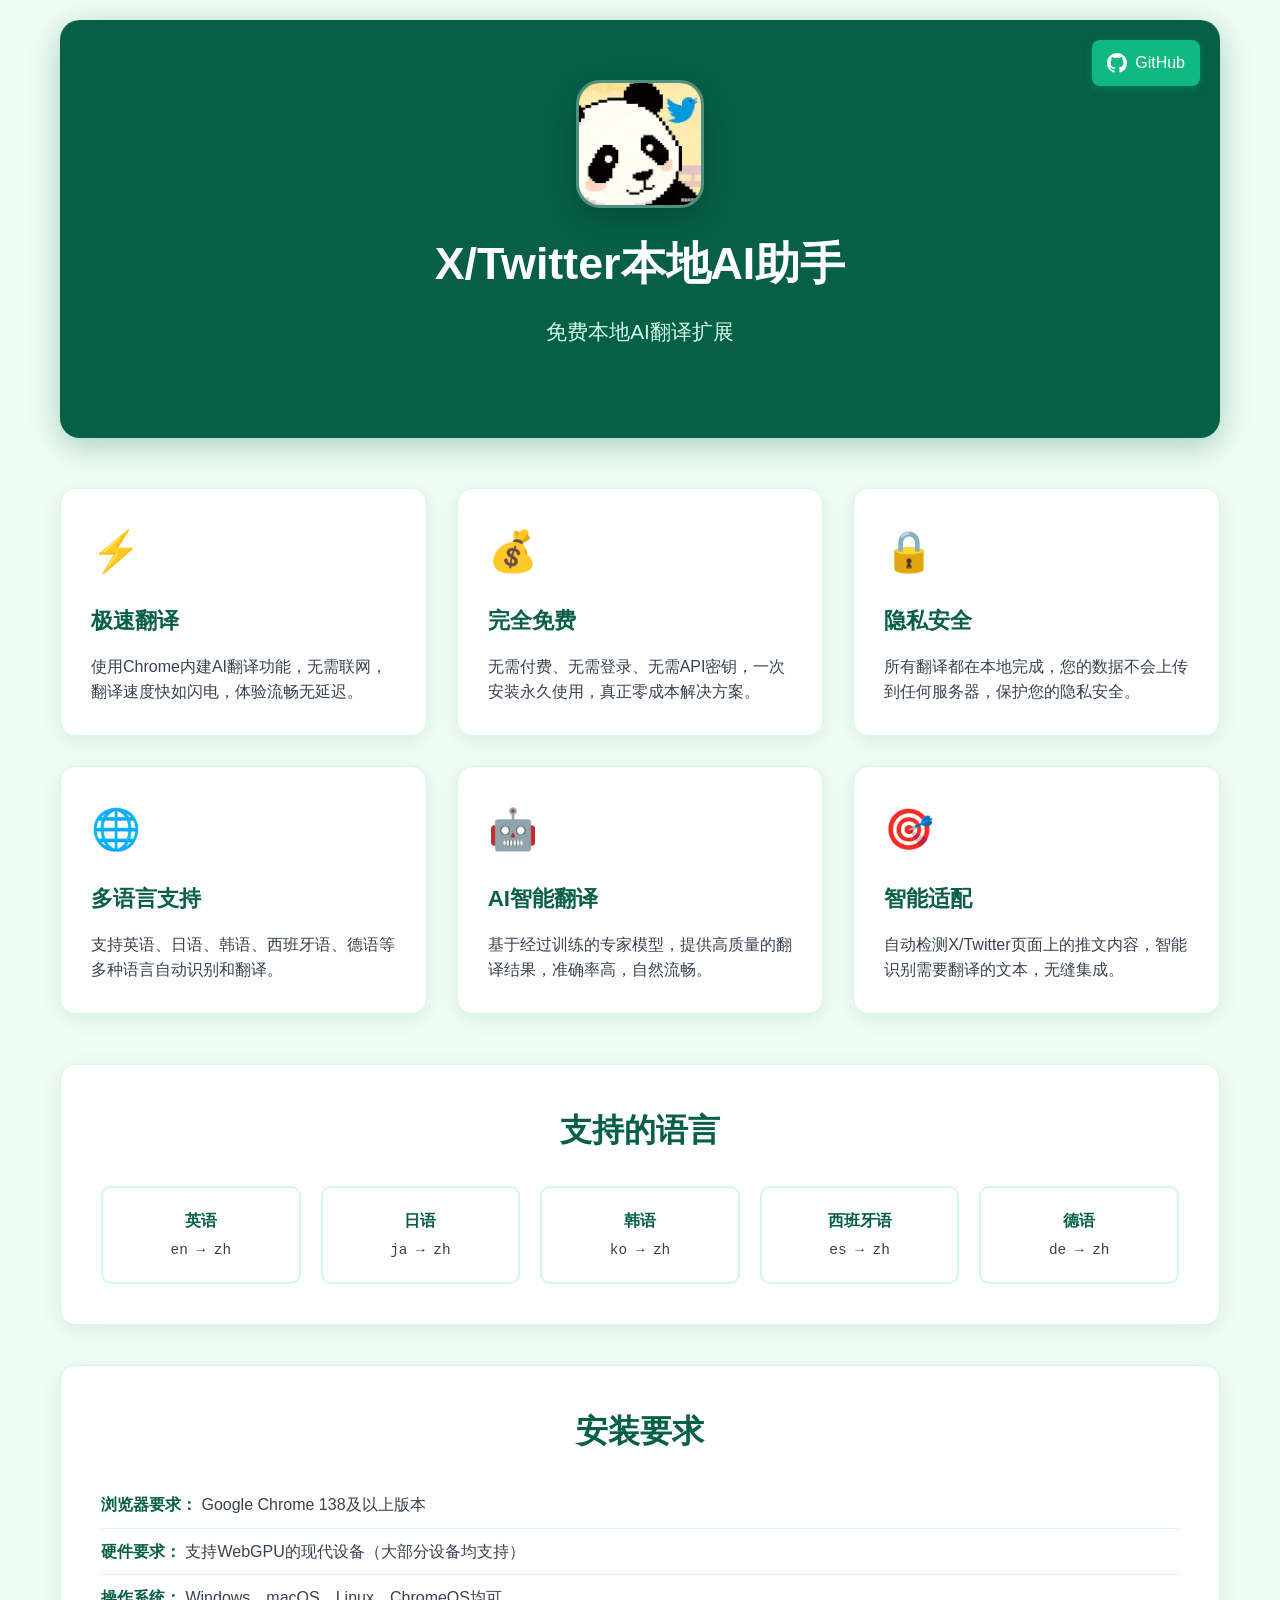
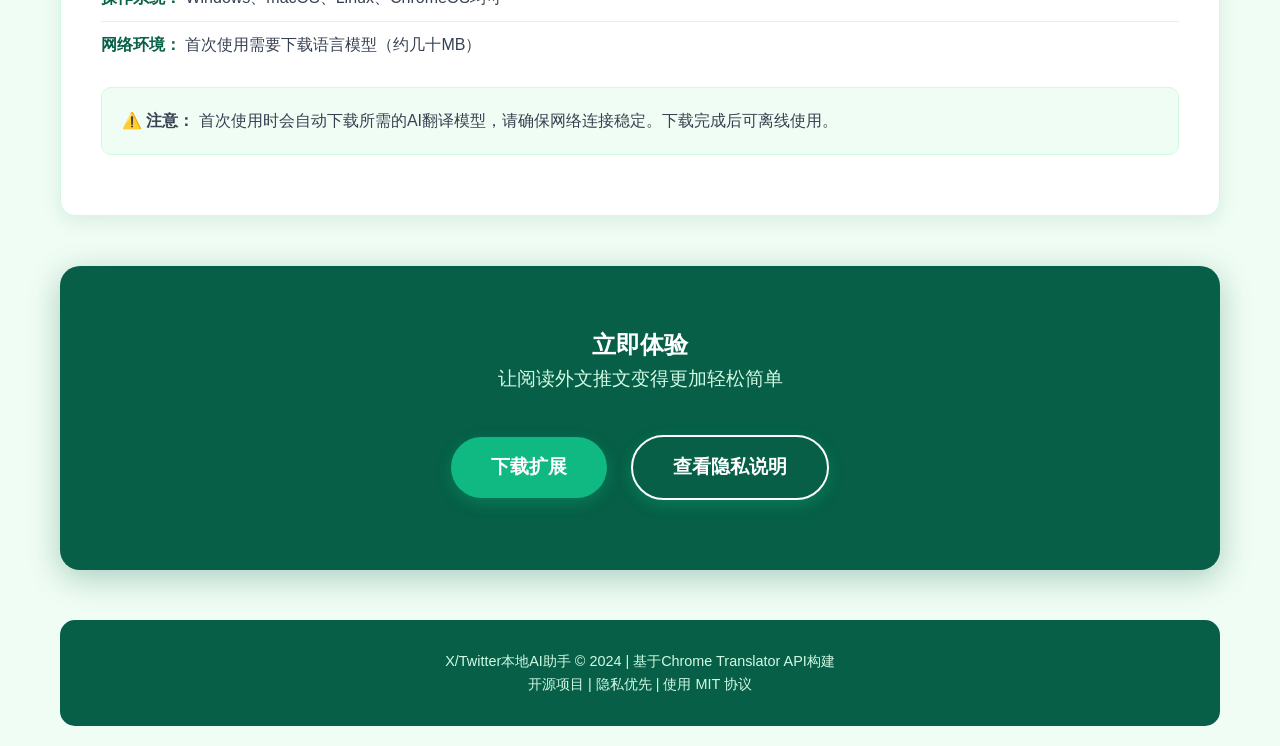
<file: docs/index.html>
<!DOCTYPE html>
<html lang="zh-CN">
<head>
    <meta charset="UTF-8">
    <meta name="viewport" content="width=device-width, initial-scale=1.0">
    <meta name="google-site-verification" content="nhoMYBzi7iTLKNph53oAfJ-Kk1kCdW8w1xnTF-BrWbE" />
    <title>X/Twitter本地AI助手 - 免费本地AI翻译扩展</title>
    <style>
        * {
            margin: 0;
            padding: 0;
            box-sizing: border-box;
        }

        body {
            font-family: -apple-system, BlinkMacSystemFont, 'Segoe UI', Roboto, Oxygen, Ubuntu, Cantarell, 'Open Sans', 'Helvetica Neue', sans-serif;
            line-height: 1.6;
            color: #374151;
            background: #F0FDF4;
            min-height: 100vh;
        }

        .container {
            max-width: 1200px;
            margin: 0 auto;
            padding: 20px;
        }

        header {
            text-align: center;
            padding: 60px 20px;
            background: #065F46;
            border-radius: 20px;
            margin-bottom: 40px;
            box-shadow: 0 8px 32px rgba(6, 95, 70, 0.3);
            position: relative;
        }

        .github-link {
            position: absolute;
            top: 20px;
            right: 20px;
            background: #10B981;
            color: white;
            padding: 10px 15px;
            border-radius: 8px;
            text-decoration: none;
            font-weight: 500;
            display: flex;
            align-items: center;
            gap: 8px;
            transition: all 0.3s ease;
            box-shadow: 0 2px 8px rgba(16, 185, 129, 0.3);
        }

        .github-link:hover {
            background: #059669;
            transform: translateY(-2px);
            box-shadow: 0 4px 12px rgba(16, 185, 129, 0.4);
        }

        .github-icon {
            width: 20px;
            height: 20px;
            fill: white;
        }

        .logo {
            width: 128px;
            height: 128px;
            margin: 0 auto 20px;
            display: block;
            border-radius: 24px;
            box-shadow: 0 10px 30px rgba(0, 0, 0, 0.2);
            border: 3px solid rgba(255, 255, 255, 0.3);
        }

        h1 {
            font-size: 2.8rem;
            color: white;
            margin-bottom: 15px;
        }

        .subtitle {
            font-size: 1.3rem;
            color: #d1fae5;
            margin-bottom: 30px;
            font-weight: 300;
        }



        .features-grid {
            display: grid;
            grid-template-columns: repeat(auto-fit, minmax(300px, 1fr));
            gap: 30px;
            margin: 50px 0;
        }

        .feature-card {
            background: white;
            padding: 30px;
            border-radius: 15px;
            box-shadow: 0 5px 20px rgba(6, 95, 70, 0.1);
            transition: transform 0.3s ease, box-shadow 0.3s ease;
            border: 1px solid #d1fae5;
        }

        .feature-card:hover {
            transform: translateY(-5px);
            box-shadow: 0 15px 40px rgba(6, 95, 70, 0.15);
        }

        .feature-icon {
            font-size: 2.5rem;
            margin-bottom: 20px;
        }

        .feature-card h3 {
            color: #065F46;
            margin-bottom: 15px;
            font-size: 1.4rem;
        }

        .feature-card p {
            color: #374151;
            font-size: 1rem;
        }

        .section {
            background: white;
            padding: 40px;
            border-radius: 15px;
            margin: 40px 0;
            box-shadow: 0 5px 20px rgba(6, 95, 70, 0.1);
            border: 1px solid #d1fae5;
        }

        .section h2 {
            color: #065F46;
            margin-bottom: 25px;
            font-size: 2rem;
            text-align: center;
        }

        .install-steps {
            counter-reset: step-counter;
            max-width: 800px;
            margin: 0 auto;
        }

        .install-step {
            counter-increment: step-counter;
            margin-bottom: 30px;
            padding-left: 60px;
            position: relative;
        }

        .install-step::before {
            content: counter(step-counter);
            position: absolute;
            left: 0;
            top: 0;
            width: 40px;
            height: 40px;
            background: #10B981;
            color: white;
            border-radius: 50%;
            display: flex;
            align-items: center;
            justify-content: center;
            font-weight: bold;
            font-size: 1.2rem;
        }

        .install-step h3 {
            color: #065F46;
            margin-bottom: 10px;
            font-size: 1.3rem;
        }

        .install-step p {
            color: #374151;
            line-height: 1.7;
        }

        .languages-grid {
            display: grid;
            grid-template-columns: repeat(auto-fit, minmax(150px, 1fr));
            gap: 20px;
            margin-top: 30px;
        }

        .language-item {
            background: white;
            padding: 20px;
            border-radius: 10px;
            text-align: center;
            border: 2px solid #d1fae5;
            transition: all 0.3s ease;
        }

        .language-item:hover {
            border-color: #10B981;
            transform: translateY(-3px);
            box-shadow: 0 5px 15px rgba(16, 185, 129, 0.2);
        }

        .language-name {
            font-weight: 600;
            color: #065F46;
            margin-bottom: 5px;
        }

        .language-code {
            color: #374151;
            font-size: 0.9rem;
            font-family: monospace;
        }

        .cta-section {
            text-align: center;
            padding: 60px 20px;
            background: #065F46;
            border-radius: 20px;
            margin: 50px 0;
            box-shadow: 0 8px 32px rgba(6, 95, 70, 0.3);
        }

        .cta-button {
            display: inline-block;
            background: #10B981;
            color: white;
            padding: 15px 40px;
            border-radius: 50px;
            text-decoration: none;
            font-weight: 600;
            font-size: 1.2rem;
            box-shadow: 0 5px 15px rgba(16, 185, 129, 0.3);
            transition: all 0.3s ease;
            margin: 10px;
            border: none;
        }

        .cta-button:hover {
            transform: translateY(-3px);
            box-shadow: 0 8px 25px rgba(16, 185, 129, 0.4);
            background: #059669;
        }

        .requirements-list {
            list-style-type: none;
            padding: 0;
        }

        .requirements-list li {
            padding: 10px 0;
            border-bottom: 1px solid #d1fae5;
        }

        .requirements-list li:last-child {
            border-bottom: none;
        }

        .requirements-list strong {
            color: #065F46;
        }

        footer {
            text-align: center;
            padding: 30px;
            color: #d1fae5;
            font-size: 0.9rem;
            background: #065F46;
            border-radius: 15px;
            margin-top: 30px;
        }

        .warning-box {
            background: #f0fdf4;
            border: 1px solid #d1fae5;
            color: #374151;
            padding: 20px;
            border-radius: 10px;
            margin: 20px 0;
        }

        @media (max-width: 768px) {
            h1 {
                font-size: 2rem;
            }
            
            .subtitle {
                font-size: 1.1rem;
            }
            
            .features-grid {
                grid-template-columns: 1fr;
            }
            
            .section {
                padding: 25px;
            }
        }
    </style>
</head>
<body>
    <div class="container">
        <header>
            <a href="https://github.com/jun4rui/XTwitterAI" class="github-link" target="_blank">
                <svg class="github-icon" viewBox="0 0 16 16" fill="currentColor">
                    <path d="M8 0C3.58 0 0 3.58 0 8c0 3.54 2.29 6.53 5.47 7.59.4.07.55-.17.55-.38 0-.19-.01-.82-.01-1.49-2.01.37-2.53-.49-2.69-.94-.09-.23-.48-.94-.82-1.13-.28-.15-.68-.52-.01-.53.63-.01 1.08.58 1.23.82.72 1.21 1.87.87 2.33.66.07-.52.28-.87.51-1.07-1.78-.2-3.64-.89-3.64-3.95 0-.87.31-1.59.82-2.15-.08-.2-.36-1.02.08-2.12 0 0 .67-.21 2.2.82.64-.18 1.32-.27 2-.27.68 0 1.36.09 2 .27 1.53-1.04 2.2-.82 2.2-.82.44 1.1.16 1.92.08 2.12.51.56.82 1.27.82 2.15 0 3.07-1.87 3.75-3.65 3.95.29.25.54.73.54 1.48 0 1.07-.01 1.93-.01 2.2 0 .21.15.46.55.38A8.013 8.013 0 0016 8c0-4.42-3.58-8-8-8z"></path>
                </svg>
                <span>GitHub</span>
            </a>
            <img src="icon128.png" alt="X/Twitter AI助手 Logo" class="logo">
            <h1>X/Twitter本地AI助手</h1>
            <p class="subtitle">免费本地AI翻译扩展</p>
        </header>

        <div class="features-grid">
            <div class="feature-card">
                <div class="feature-icon">⚡</div>
                <h3>极速翻译</h3>
                <p>使用Chrome内建AI翻译功能，无需联网，翻译速度快如闪电，体验流畅无延迟。</p>
            </div>
            
            <div class="feature-card">
                <div class="feature-icon">💰</div>
                <h3>完全免费</h3>
                <p>无需付费、无需登录、无需API密钥，一次安装永久使用，真正零成本解决方案。</p>
            </div>
            
            <div class="feature-card">
                <div class="feature-icon">🔒</div>
                <h3>隐私安全</h3>
                <p>所有翻译都在本地完成，您的数据不会上传到任何服务器，保护您的隐私安全。</p>
            </div>
            
            <div class="feature-card">
                <div class="feature-icon">🌐</div>
                <h3>多语言支持</h3>
                <p>支持英语、日语、韩语、西班牙语、德语等多种语言自动识别和翻译。</p>
            </div>
            
            <div class="feature-card">
                <div class="feature-icon">🤖</div>
                <h3>AI智能翻译</h3>
                <p>基于经过训练的专家模型，提供高质量的翻译结果，准确率高，自然流畅。</p>
            </div>
            
            <div class="feature-card">
                <div class="feature-icon">🎯</div>
                <h3>智能适配</h3>
                <p>自动检测X/Twitter页面上的推文内容，智能识别需要翻译的文本，无缝集成。</p>
            </div>
        </div>

        <div class="section">
            <h2>支持的语言</h2>
            <div class="languages-grid">
                <div class="language-item">
                    <div class="language-name">英语</div>
                    <div class="language-code">en → zh</div>
                </div>
                <div class="language-item">
                    <div class="language-name">日语</div>
                    <div class="language-code">ja → zh</div>
                </div>
                <div class="language-item">
                    <div class="language-name">韩语</div>
                    <div class="language-code">ko → zh</div>
                </div>
                <div class="language-item">
                    <div class="language-name">西班牙语</div>
                    <div class="language-code">es → zh</div>
                </div>
                <div class="language-item">
                    <div class="language-name">德语</div>
                    <div class="language-code">de → zh</div>
                </div>
            </div>
        </div>

        <div class="section">
            <h2>安装要求</h2>
            <ul class="requirements-list">
                <li><strong>浏览器要求：</strong> Google Chrome 138及以上版本</li>
                <li><strong>硬件要求：</strong> 支持WebGPU的现代设备（大部分设备均支持）</li>
                <li><strong>操作系统：</strong> Windows、macOS、Linux、ChromeOS均可</li>
                <li><strong>网络环境：</strong> 首次使用需要下载语言模型（约几十MB）</li>
            </ul>
            
            <div class="warning-box">
                ⚠️ <strong>注意：</strong> 首次使用时会自动下载所需的AI翻译模型，请确保网络连接稳定。下载完成后可离线使用。
            </div>
        </div>

        <div class="cta-section">
            <h2 style="color: #FFF;">立即体验</h2>
            <p style="color: #d1fae5; margin-bottom: 30px; font-size: 1.2rem;">
                让阅读外文推文变得更加轻松简单
            </p>
            <a href="https://chromewebstore.google.com/detail/lecmjjkkoaffamjemghmjoidbkkkcnom?utm_source=item-share-cb" class="cta-button">下载扩展</a>
            <a href="xtweettranslator.html" class="cta-button" style="background: transparent; border: 2px solid white; color: white;">
                查看隐私说明
            </a>
        </div>

        <footer>
            <p>X/Twitter本地AI助手 © 2024 | 基于Chrome Translator API构建</p>
            <p>开源项目 | 隐私优先 | 使用 MIT 协议</p>
        </footer>
    </div>
</body>
</html>
</file>
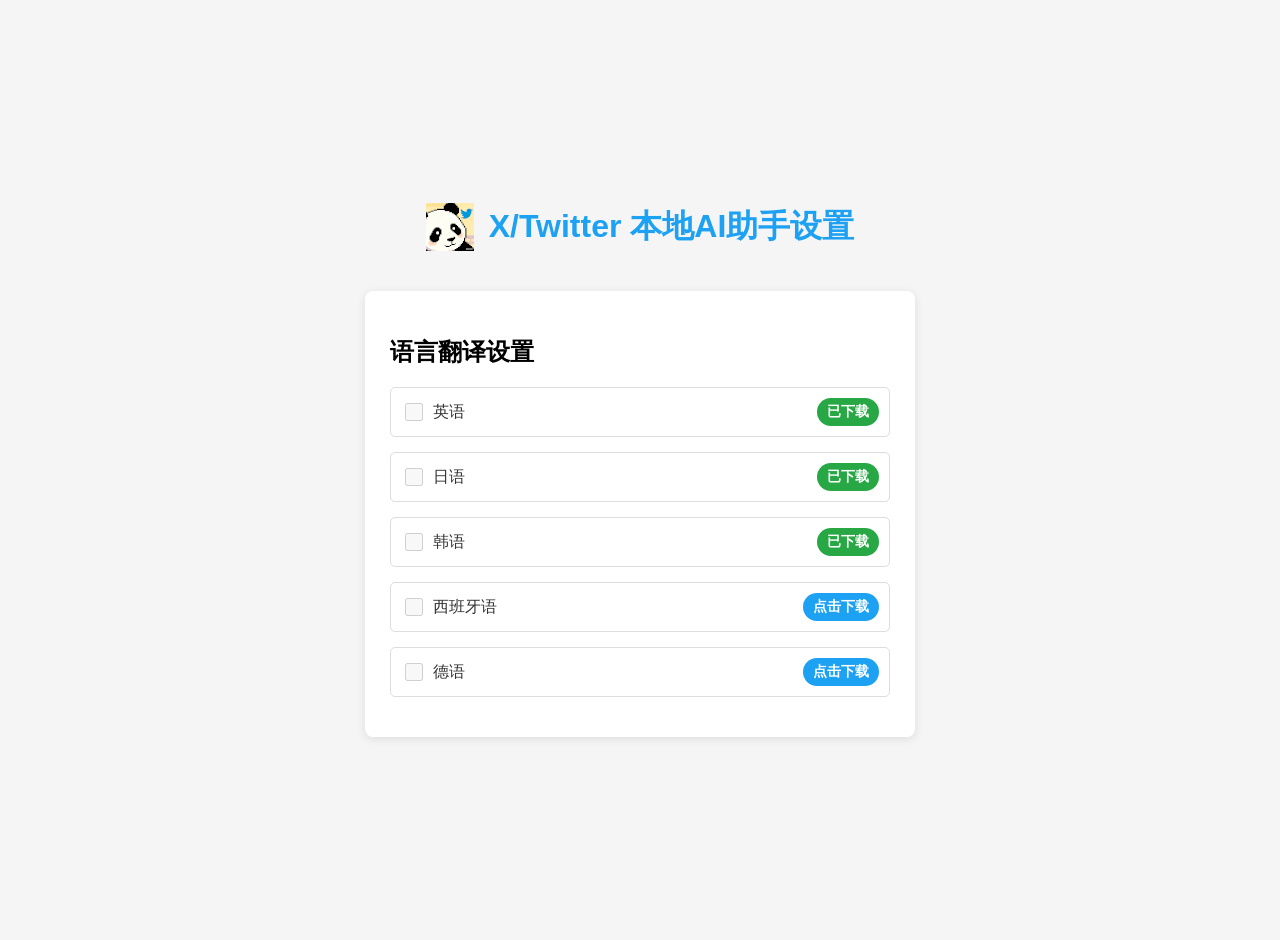
<file: hide_options.html>
<!DOCTYPE html>
<html lang="zh-CN">
<head>
    <meta charset="UTF-8">
    <meta name="viewport" content="width=device-width, initial-scale=1.0">
    <title>X/Twitter 本地AI助手设置</title>
    <style>
        body {
            display: flex;
            flex-direction: column;
            align-items: center;
            justify-content: center;
            min-height: 100vh;
            margin: 0;
            background-color: #f5f5f5;
            font-family: Arial, sans-serif;
            padding: 20px;
        }
        
        .header {
            display: flex;
            align-items: center;
            justify-content: center;
            gap: 15px;
            margin-bottom: 20px;
        }
        
        .icon {
            width: 48px;
            height: 48px;
        }
        
        h1 {
            color: #1da1f2;
            margin: 0;
            text-align: center;
        }
        
        .settings-container {
            background-color: white;
            padding: 25px;
            border-radius: 8px;
            box-shadow: 0 2px 10px rgba(0,0,0,0.1);
            width: 100%;
            max-width: 500px;
            margin-top: 20px;
        }
        
        .language-option {
            display: flex;
            align-items: center;
            justify-content: space-between;
            margin: 15px 0;
            padding: 10px;
            border: 1px solid #ddd;
            border-radius: 5px;
        }
        
        .language-info {
            display: flex;
            align-items: center;
            flex: 1;
        }
        
        .language-info input {
            margin-right: 10px;
            width: 18px;
            height: 18px;
        }
        
        .language-info label {
            font-size: 16px;
            color: #333;
            margin: 0;
        }
        
        .status-indicator {
            padding: 5px 10px;
            border-radius: 15px;
            font-size: 14px;
            font-weight: bold;
        }
        
        .status-available {
            background-color: #d4edda;
            color: #155724;
        }
        
        .status-downloaded {
            background-color: #28a745;
            color: white;
        }
        
        .status-unavailable {
            background-color: #f8d7da;
            color: #721c24;
        }
        
        .download-btn {
            background-color: #1da1f2;
            color: white;
            border: none;
            padding: 5px 10px;
            border-radius: 15px;
            cursor: pointer;
            font-size: 14px;
            font-weight: bold;
        }
        
        .download-btn:hover {
            background-color: #0d8bd9;
        }
        
        .download-btn.downloading {
            background-color: #6c757d;
        }
    </style>
</head>
<body>
    <div class="header">
        <img src="icon48.png" alt="Icon" class="icon">
        <h1>X/Twitter 本地AI助手设置</h1>
    </div>
    
    <div class="settings-container">
        <h2>语言翻译设置</h2>
        <div class="language-option">
            <div class="language-info">
                <input type="checkbox" id="english" disabled>
                <label for="english">英语</label>
            </div>
            <span class="status-indicator status-downloaded">已下载</span>
        </div>
        <div class="language-option">
            <div class="language-info">
                <input type="checkbox" id="japanese" disabled>
                <label for="japanese">日语</label>
            </div>
            <span class="status-indicator status-downloaded">已下载</span>
        </div>
        <div class="language-option">
            <div class="language-info">
                <input type="checkbox" id="korean" disabled>
                <label for="korean">韩语</label>
            </div>
            <span class="status-indicator status-downloaded">已下载</span>
        </div>
        <div class="language-option">
            <div class="language-info">
                <input type="checkbox" id="spanish" disabled>
                <label for="spanish">西班牙语</label>
            </div>
            <button class="download-btn" onclick="downloadTranslationModel(this, 'es')">点击下载</button>
        </div>
        <div class="language-option">
            <div class="language-info">
                <input type="checkbox" id="german" disabled>
                <label for="german">德语</label>
            </div>
            <button class="download-btn" onclick="downloadTranslationModel(this, 'de')">点击下载</button>
        </div>
    </div>
    
    <script>
function downloadTranslationModel(button, languageCode) {
    console.log(`开始下载 ${languageCode} 翻译模型`);

    // 更改按钮文本为"下载中..."
    button.textContent = '下载中...';
    button.classList.add('downloading');
    button.disabled = true;

    // 模拟下载过程
    setTimeout(() => {
        // 创建一个新的状态指示器元素
        const statusIndicator = document.createElement('span');
        statusIndicator.className = 'status-indicator status-downloaded';
        statusIndicator.textContent = '已下载';

        // 替换按钮为状态指示器
        button.parentElement.replaceChild(statusIndicator, button);

        // 找到对应的复选框并启用它
        const languageOption = statusIndicator.closest('.language-option');
        const checkbox = languageOption.querySelector('input[type="checkbox"]');
        checkbox.disabled = false;

        console.log(`${languageCode} 翻译模型下载完成！`);
    }, 3000); // 3秒后完成下载
}
    </script>
</body>
</html>
</file>
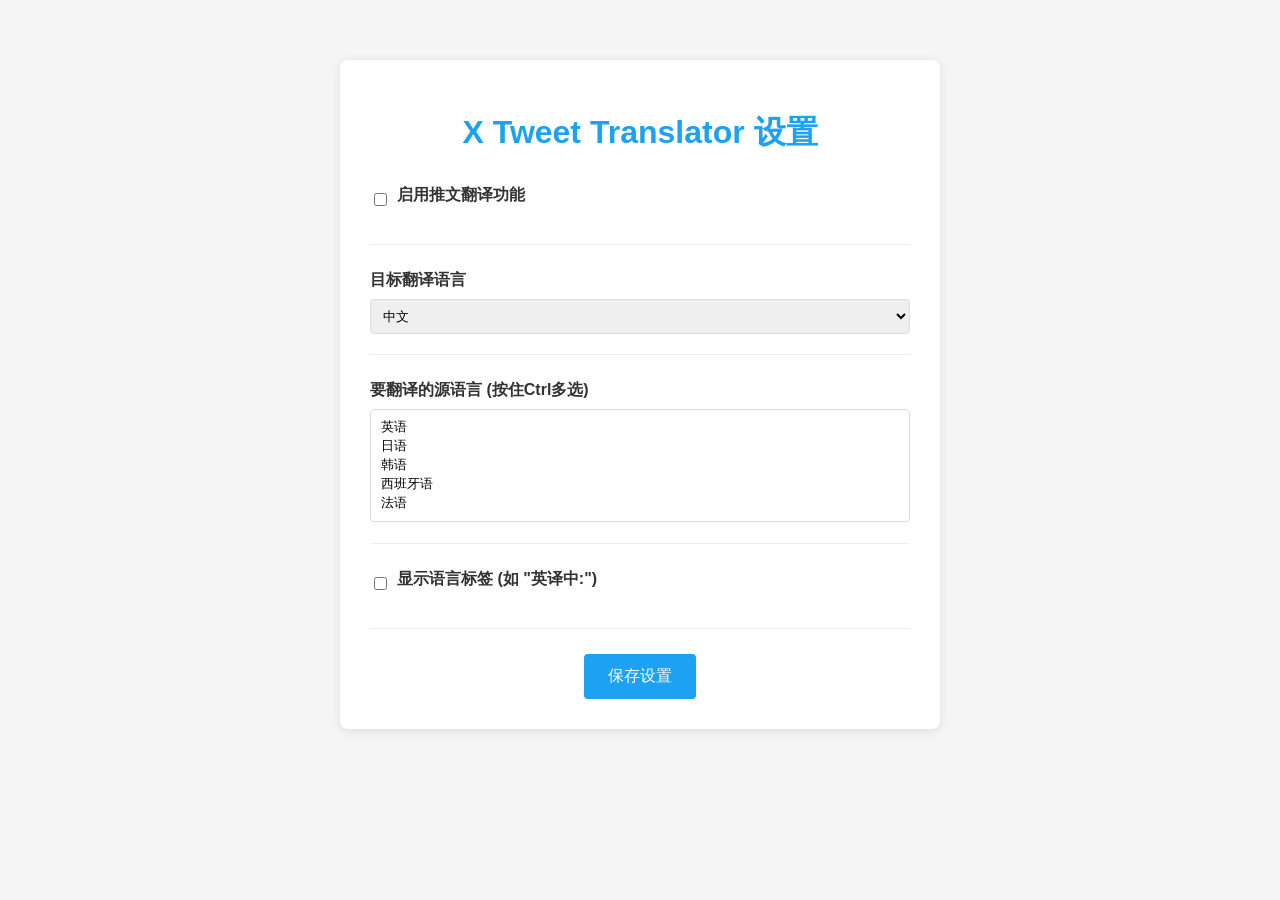
<file: options.html>
<!DOCTYPE html>
<html>
<head>
    <meta charset="utf-8">
    <title>X Tweet Translator Options</title>
    <style>
        body {
            font-family: Arial, sans-serif;
            max-width: 600px;
            margin: 40px auto;
            padding: 20px;
            background-color: #f5f5f5;
        }
        
        .container {
            background: white;
            padding: 30px;
            border-radius: 8px;
            box-shadow: 0 2px 10px rgba(0,0,0,0.1);
        }
        
        h1 {
            color: #1da1f2;
            text-align: center;
            margin-bottom: 30px;
        }
        
        .option-group {
            margin-bottom: 25px;
            padding-bottom: 20px;
            border-bottom: 1px solid #eee;
        }
        
        .option-group:last-child {
            border-bottom: none;
            margin-bottom: 0;
            padding-bottom: 0;
        }
        
        label {
            display: block;
            margin-bottom: 8px;
            font-weight: bold;
            color: #333;
        }
        
        input[type="checkbox"] {
            margin-right: 10px;
        }
        
        input[type="text"], select {
            width: 100%;
            padding: 8px;
            border: 1px solid #ddd;
            border-radius: 4px;
            box-sizing: border-box;
        }
        
        .checkbox-option {
            display: flex;
            align-items: center;
            margin-bottom: 10px;
        }
        
        button {
            background-color: #1da1f2;
            color: white;
            border: none;
            padding: 12px 24px;
            border-radius: 4px;
            cursor: pointer;
            font-size: 16px;
            display: block;
            margin: 20px auto 0;
        }
        
        button:hover {
            background-color: #0d8bd9;
        }
        
        .status {
            text-align: center;
            margin-top: 15px;
            padding: 10px;
            border-radius: 4px;
            display: none;
        }
        
        .success {
            background-color: #d4edda;
            color: #155724;
            display: block;
        }
        
        .error {
            background-color: #f8d7da;
            color: #721c24;
            display: block;
        }
    </style>
</head>
<body>
    <div class="container">
        <h1>X Tweet Translator 设置</h1>
        
        <div class="option-group">
            <div class="checkbox-option">
                <input type="checkbox" id="enableTranslation">
                <label for="enableTranslation">启用推文翻译功能</label>
            </div>
        </div>
        
        <div class="option-group">
            <label for="targetLanguage">目标翻译语言</label>
            <select id="targetLanguage">
                <option value="zh">中文</option>
                <option value="ja">日语</option>
                <option value="ko">韩语</option>
                <option value="es">西班牙语</option>
                <option value="fr">法语</option>
                <option value="de">德语</option>
                <option value="ru">俄语</option>
            </select>
        </div>
        
        <div class="option-group">
            <label for="sourceLanguages">要翻译的源语言 (按住Ctrl多选)</label>
            <select id="sourceLanguages" multiple size="5">
                <option value="en">英语</option>
                <option value="ja">日语</option>
                <option value="ko">韩语</option>
                <option value="es">西班牙语</option>
                <option value="fr">法语</option>
            </select>
        </div>
        
        <div class="option-group">
            <div class="checkbox-option">
                <input type="checkbox" id="showLanguageTag">
                <label for="showLanguageTag">显示语言标签 (如 "英译中:")</label>
            </div>
        </div>
        
        <button id="saveBtn">保存设置</button>
        
        <div id="status" class="status">设置已保存!</div>
    </div>

    <script src="options.js"></script>
</body>
</html>
</file>
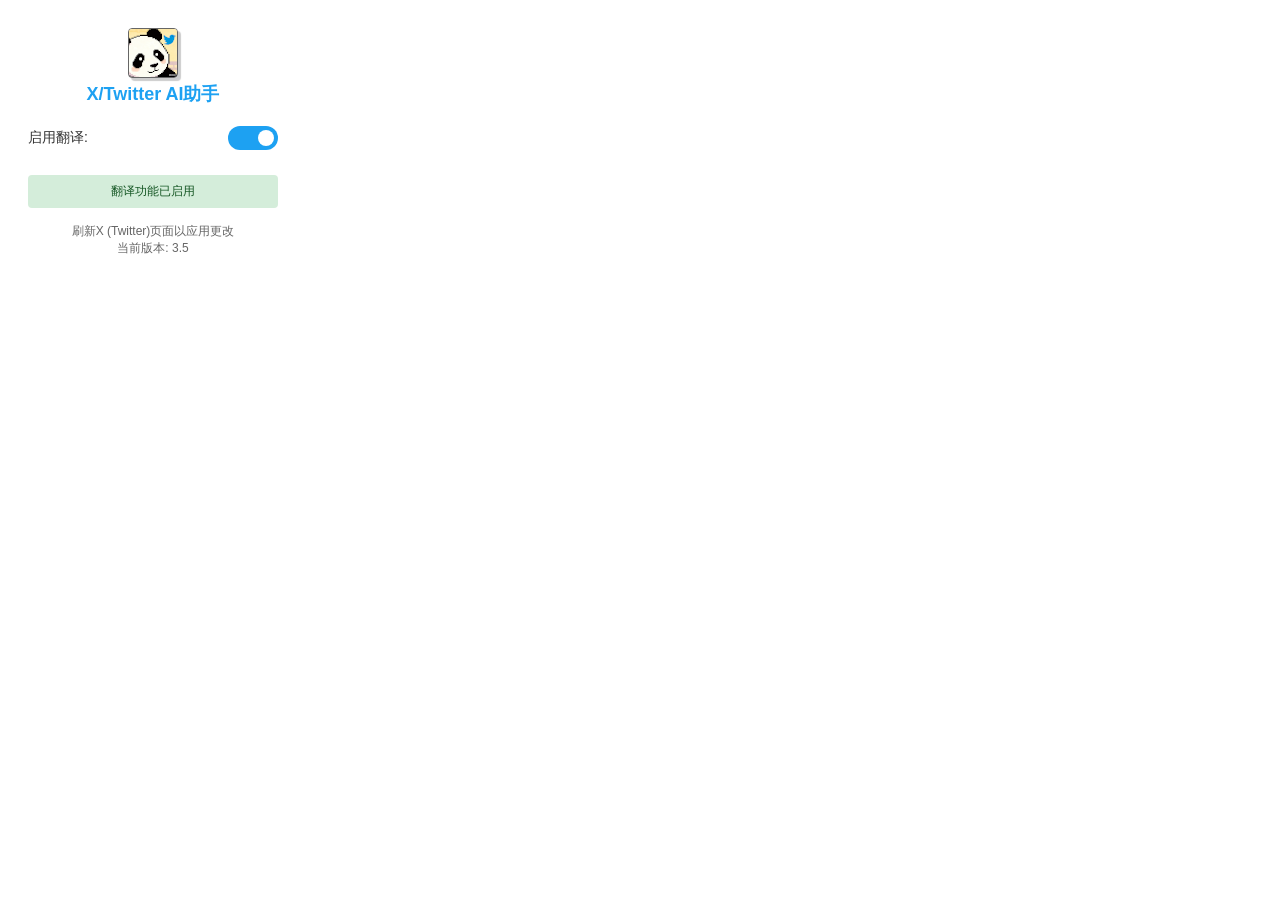
<file: popup.html>
<!DOCTYPE html>
<html lang="zh-CN">
<head>
    <meta charset="utf-8">
    <title>X/Twitter AI助手</title>
    <style>
        body {
            width: 250px;
            padding: 20px;
            font-family: Arial, sans-serif;
        }

        .header {
            text-align: center;
            margin-bottom: 20px;
        }

        .header h1 {
            font-size: 18px;
            margin: 0;
            color: #1da1f2;
        }

        .controls {
            display: flex;
            flex-direction: column;
            gap: 15px;
        }

        .control-group {
            display: flex;
            justify-content: space-between;
            align-items: center;
        }

        label {
            font-size: 14px;
            color: #333;
        }

        .switch {
            position: relative;
            display: inline-block;
            width: 50px;
            height: 24px;
        }

        .switch input {
            opacity: 0;
            width: 0;
            height: 0;
        }

        .slider {
            position: absolute;
            cursor: pointer;
            top: 0;
            left: 0;
            right: 0;
            bottom: 0;
            background-color: #ccc;
            transition: .4s;
            border-radius: 24px;
        }

        .slider:before {
            position: absolute;
            content: "";
            height: 16px;
            width: 16px;
            left: 4px;
            bottom: 4px;
            background-color: white;
            transition: .4s;
            border-radius: 50%;
        }

        input:checked + .slider {
            background-color: #1da1f2;
        }

        input:checked + .slider:before {
            transform: translateX(26px);
        }

        .status {
            text-align: center;
            padding: 8px;
            margin-top: 10px;
            border-radius: 4px;
            font-size: 12px;
        }

        .enabled {
            background-color: #d4edda;
            color: #155724;
        }

        .disabled {
            background-color: #f8d7da;
            color: #721c24;
        }

        .info {
            font-size: 12px;
            color: #666;
            text-align: center;
            margin-top: 15px;
            line-height: 1.4;
        }
    </style>
</head>
<body>
<div class="header">
    <img src="icon48.png" alt="" style="border: #666666 solid 1px;  border-radius:4px;box-shadow: #00000033 3px 3px 1px 0;"/>
    <h1>
        X/Twitter AI助手
    </h1>
</div>

<div class="controls">
    <div class="control-group">
        <label for="translationToggle">启用翻译:</label>
        <label class="switch">
            <input type="checkbox" id="translationToggle" checked>
            <span class="slider"></span>
        </label>
    </div>

    <div id="status" class="status enabled">翻译功能已启用</div>

</div>

<div class="info">
    刷新X (Twitter)页面以应用更改<br>
    当前版本: 3.5
</div>

<script src="popup.js"></script>
</body>
</html>
</file>
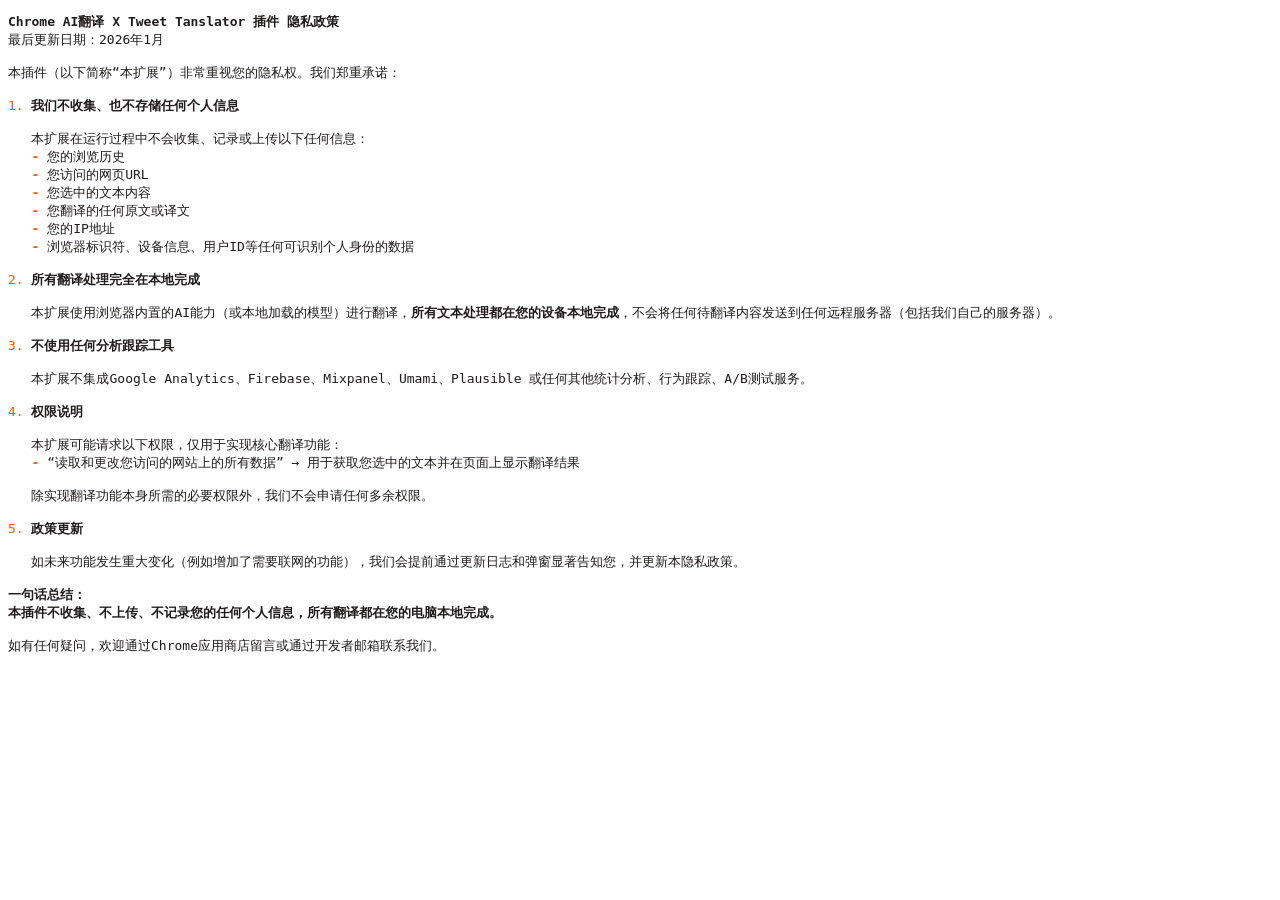
<file: xtweettranslator.html>
<?xml version="1.0" encoding="UTF-8"?>
<!DOCTYPE html PUBLIC "-//W3C//DTD XHTML 1.0 Strict//EN" "DTD/xhtml1-strict.dtd">
<html xmlns="http://www.w3.org/1999/xhtml" lang="zh_CN">
<head>
    <meta http-equiv="Content-Type" content="text/html; charset=UTF-8" />
    <meta name="Generator" content="Kate, the KDE Advanced Text Editor" />
    <meta http-equiv="Content-Language" content="zh-CN" />
    <title>XTweetTranslator.md</title>
</head>
<!-- Highlighting: "Markdown" -->
<body>
<pre style='color:#1f1c1b;background-color:#ffffff;'>
<b>Chrome AI翻译 X Tweet Tanslator 插件 隐私政策</b><span style='color:#999999;'>  </span>
最后更新日期：2026年1月

本插件（以下简称“本扩展”）非常重视您的隐私权。我们郑重承诺：

<span style='color:#ff5500;'>1. </span><b>我们不收集、也不存储任何个人信息</b>

   本扩展在运行过程中不会收集、记录或上传以下任何信息：
<b><span style='color:#ff5500;'>   - </span></b>您的浏览历史
<b><span style='color:#ff5500;'>   - </span></b>您访问的网页URL
<b><span style='color:#ff5500;'>   - </span></b>您选中的文本内容
<b><span style='color:#ff5500;'>   - </span></b>您翻译的任何原文或译文
<b><span style='color:#ff5500;'>   - </span></b>您的IP地址
<b><span style='color:#ff5500;'>   - </span></b>浏览器标识符、设备信息、用户ID等任何可识别个人身份的数据

<span style='color:#ff5500;'>2. </span><b>所有翻译处理完全在本地完成</b>

   本扩展使用浏览器内置的AI能力（或本地加载的模型）进行翻译，<b>所有文本处理都在您的设备本地完成</b>，不会将任何待翻译内容发送到任何远程服务器（包括我们自己的服务器）。

<span style='color:#ff5500;'>3. </span><b>不使用任何分析跟踪工具</b>

   本扩展不集成Google Analytics、Firebase、Mixpanel、Umami、Plausible 或任何其他统计分析、行为跟踪、A/B测试服务。

<span style='color:#ff5500;'>4. </span><b>权限说明</b>

   本扩展可能请求以下权限，仅用于实现核心翻译功能：
<b><span style='color:#ff5500;'>   - </span></b>“读取和更改您访问的网站上的所有数据” → 用于获取您选中的文本并在页面上显示翻译结果

   除实现翻译功能本身所需的必要权限外，我们不会申请任何多余权限。

<span style='color:#ff5500;'>5. </span><b>政策更新</b>

   如未来功能发生重大变化（例如增加了需要联网的功能），我们会提前通过更新日志和弹窗显著告知您，并更新本隐私政策。

<b>一句话总结：</b><span style='color:#999999;'>  </span>
<b>本插件不收集、不上传、不记录您的任何个人信息，所有翻译都在您的电脑本地完成。</b>

如有任何疑问，欢迎通过Chrome应用商店留言或通过开发者邮箱联系我们。
</pre>
</body>
</html>
</file>
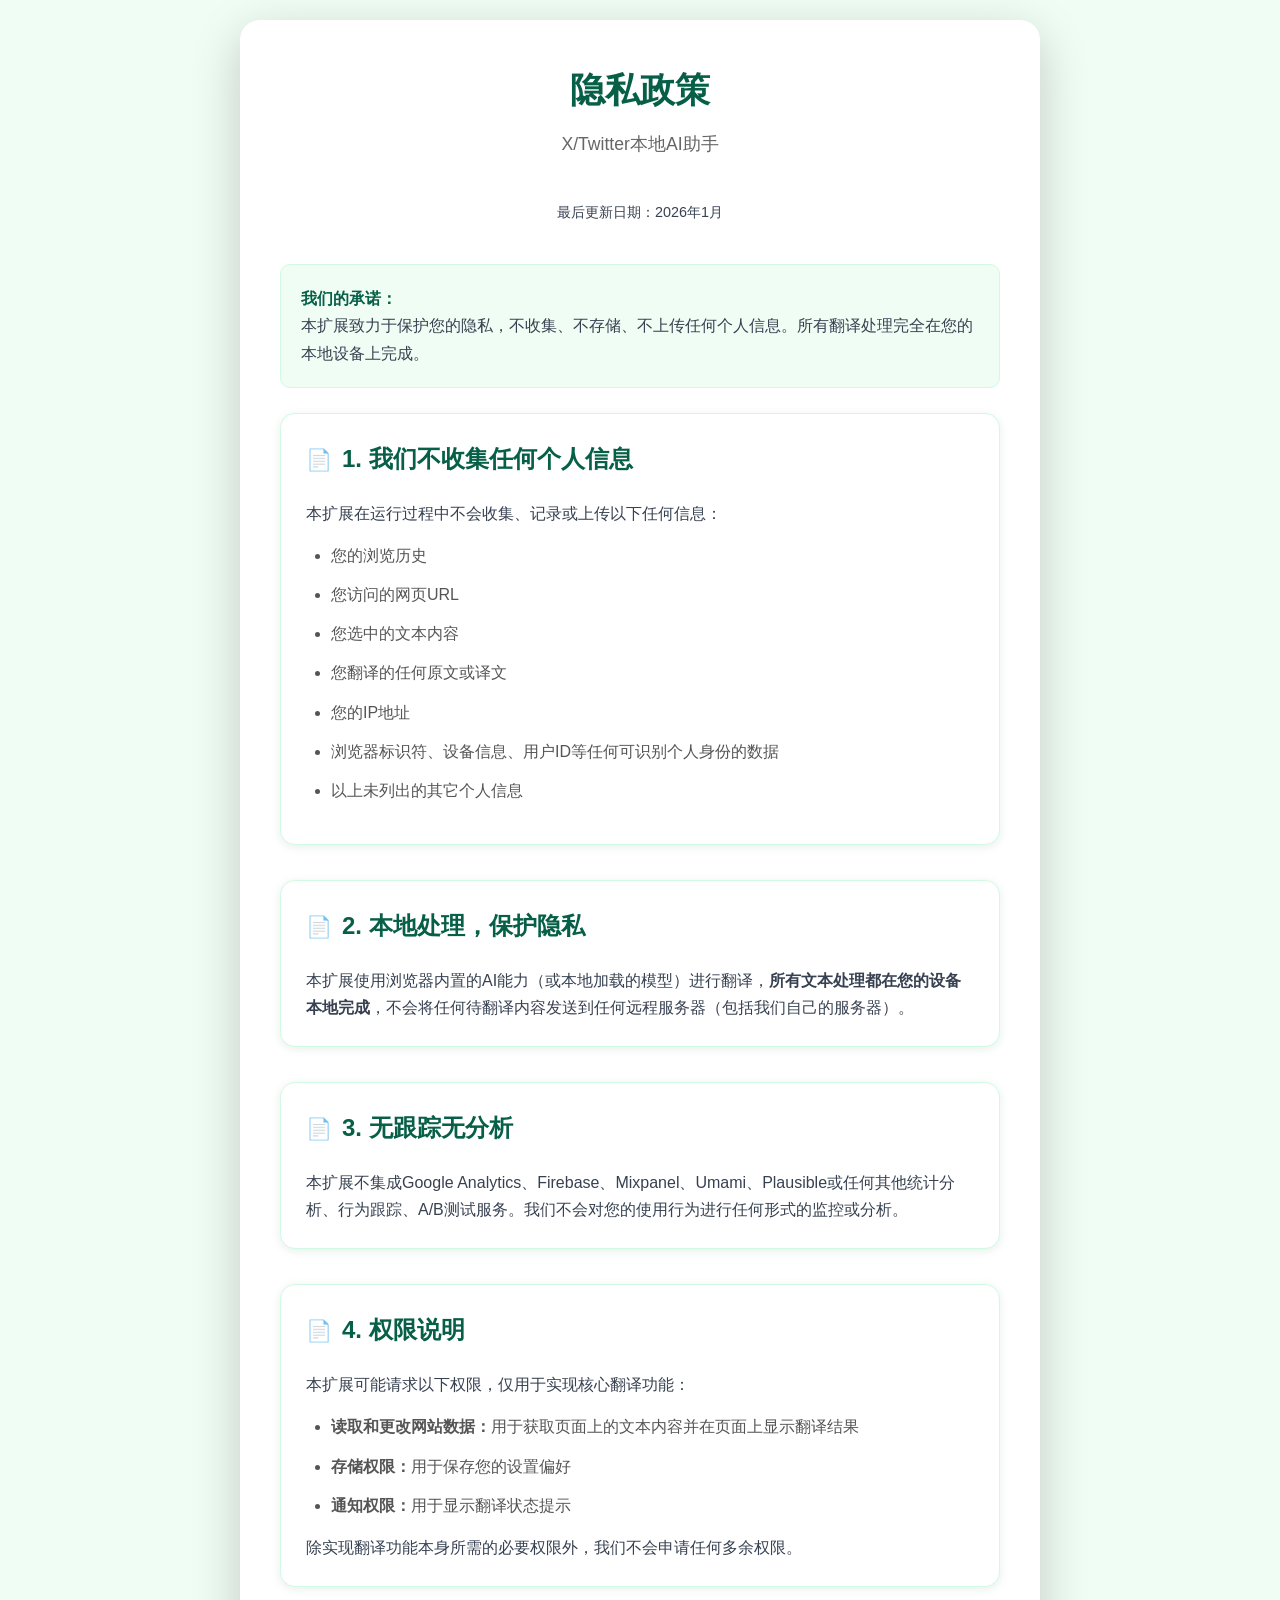
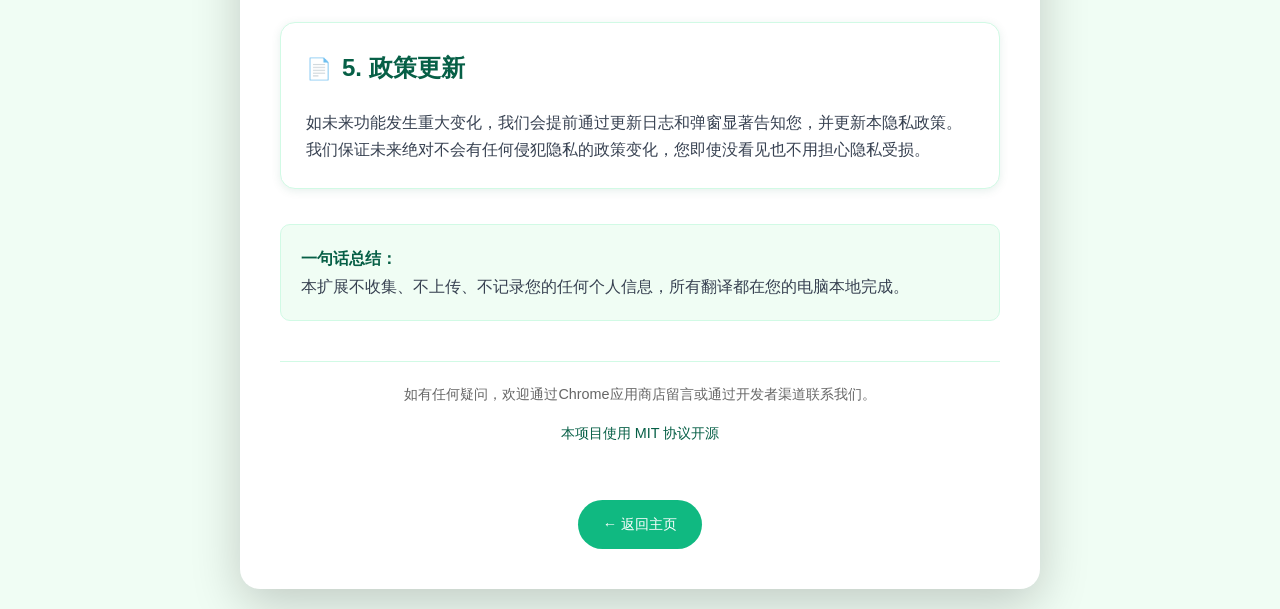
<file: docs/xtweettranslator.html>
<!DOCTYPE html>
<html lang="zh-CN">
<head>
    <meta charset="UTF-8">
    <meta name="viewport" content="width=device-width, initial-scale=1.0">
    <title>隐私政策 - X/Twitter本地AI助手</title>
    <style>
        * {
            margin: 0;
            padding: 0;
            box-sizing: border-box;
        }

        body {
            font-family: -apple-system, BlinkMacSystemFont, 'Segoe UI', Roboto, Oxygen, Ubuntu, Cantarell, 'Open Sans', 'Helvetica Neue', sans-serif;
            line-height: 1.7;
            color: #374151;
            background: #F0FDF4;
            min-height: 100vh;
            padding: 20px;
        }

        .container {
            max-width: 800px;
            margin: 0 auto;
            background: white;
            border-radius: 20px;
            padding: 40px;
            box-shadow: 0 15px 50px rgba(0, 0, 0, 0.2);
        }

        h1 {
            color: #065F46;
            text-align: center;
            margin-bottom: 10px;
            font-size: 2.2rem;
        }

        .subtitle {
            text-align: center;
            color: #666;
            margin-bottom: 40px;
            font-size: 1.1rem;
        }

        .last-updated {
            text-align: center;
            color: #374151;
            margin-bottom: 40px;
            font-size: 0.9rem;
        }

        .policy-section {
            margin-bottom: 35px;
            padding: 25px;
            background: white;
            border-radius: 15px;
            border-left: 4px solid #10B981;
            box-shadow: 0 2px 10px rgba(6, 95, 70, 0.1);
            border: 1px solid #d1fae5;
        }

        .policy-section h2 {
            color: #065F46;
            margin-bottom: 20px;
            font-size: 1.5rem;
            display: flex;
            align-items: center;
        }

        .policy-section h2::before {
            content: "📄";
            margin-right: 10px;
            font-size: 1.3rem;
        }

        .policy-section ul {
            padding-left: 25px;
            margin: 15px 0;
        }

        .policy-section li {
            margin-bottom: 12px;
            color: #555;
        }

        .highlight {
            background: #f0fdf4;
            padding: 20px;
            border-radius: 10px;
            border: 1px solid #d1fae5;
            margin: 25px 0;
        }

        .highlight strong {
            color: #065F46;
        }

        .back-link {
            display: inline-block;
            margin-top: 30px;
            padding: 12px 25px;
            background: #10B981;
            color: white;
            text-decoration: none;
            border-radius: 30px;
            font-weight: 500;
            transition: all 0.3s ease;
        }

        .back-link:hover {
            background: #059669;
            transform: translateY(-2px);
            box-shadow: 0 5px 15px rgba(16, 185, 129, 0.3);
        }

        .contact-info {
            text-align: center;
            margin-top: 40px;
            padding-top: 20px;
            border-top: 1px solid #d1fae5;
            color: #666;
            font-size: 0.9rem;
        }

        @media (max-width: 768px) {
            .container {
                padding: 25px;
            }
            
            h1 {
                font-size: 1.8rem;
            }
        }
    </style>
</head>
<body>
    <div class="container">
        <h1>隐私政策</h1>
        <p class="subtitle">X/Twitter本地AI助手</p>
        <p class="last-updated">最后更新日期：2026年1月</p>

        <div class="highlight">
            <p><strong>我们的承诺：</strong></p>
            <p>本扩展致力于保护您的隐私，不收集、不存储、不上传任何个人信息。所有翻译处理完全在您的本地设备上完成。</p>
        </div>
        <div class="policy-section">
            <h2>1. 我们不收集任何个人信息</h2>
            <p>本扩展在运行过程中不会收集、记录或上传以下任何信息：</p>
            <ul>
                <li>您的浏览历史</li>
                <li>您访问的网页URL</li>
                <li>您选中的文本内容</li>
                <li>您翻译的任何原文或译文</li>
                <li>您的IP地址</li>
                <li>浏览器标识符、设备信息、用户ID等任何可识别个人身份的数据</li>
                <li>以上未列出的其它个人信息</li>
            </ul>
        </div>

        <div class="policy-section">
            <h2>2. 本地处理，保护隐私</h2>
            <p>本扩展使用浏览器内置的AI能力（或本地加载的模型）进行翻译，<strong>所有文本处理都在您的设备本地完成</strong>，不会将任何待翻译内容发送到任何远程服务器（包括我们自己的服务器）。</p>
        </div>

        <div class="policy-section">
            <h2>3. 无跟踪无分析</h2>
            <p>本扩展不集成Google Analytics、Firebase、Mixpanel、Umami、Plausible或任何其他统计分析、行为跟踪、A/B测试服务。我们不会对您的使用行为进行任何形式的监控或分析。</p>
        </div>

        <div class="policy-section">
            <h2>4. 权限说明</h2>
            <p>本扩展可能请求以下权限，仅用于实现核心翻译功能：</p>
            <ul>
                <li><strong>读取和更改网站数据：</strong>用于获取页面上的文本内容并在页面上显示翻译结果</li>
                <li><strong>存储权限：</strong>用于保存您的设置偏好</li>
                <li><strong>通知权限：</strong>用于显示翻译状态提示</li>
            </ul>
            <p>除实现翻译功能本身所需的必要权限外，我们不会申请任何多余权限。</p>
        </div>

        <div class="policy-section">
            <h2>5. 政策更新</h2>
            <p>如未来功能发生重大变化，我们会提前通过更新日志和弹窗显著告知您，并更新本隐私政策。我们保证未来绝对不会有任何侵犯隐私的政策变化，您即使没看见也不用担心隐私受损。</p>
        </div>

        <div class="highlight">
            <p><strong>一句话总结：</strong></p>
            <p>本扩展不收集、不上传、不记录您的任何个人信息，所有翻译都在您的电脑本地完成。</p>
        </div>

        <div class="contact-info">
            <p>如有任何疑问，欢迎通过Chrome应用商店留言或通过开发者渠道联系我们。</p>
            <p style="margin-top: 15px; color: #065F46; font-weight: 500;">本项目使用 MIT 协议开源</p>
            <br>
            <a href="index.html" class="back-link">← 返回主页</a>
        </div>
    </div>
</body>
</html>
</file>
